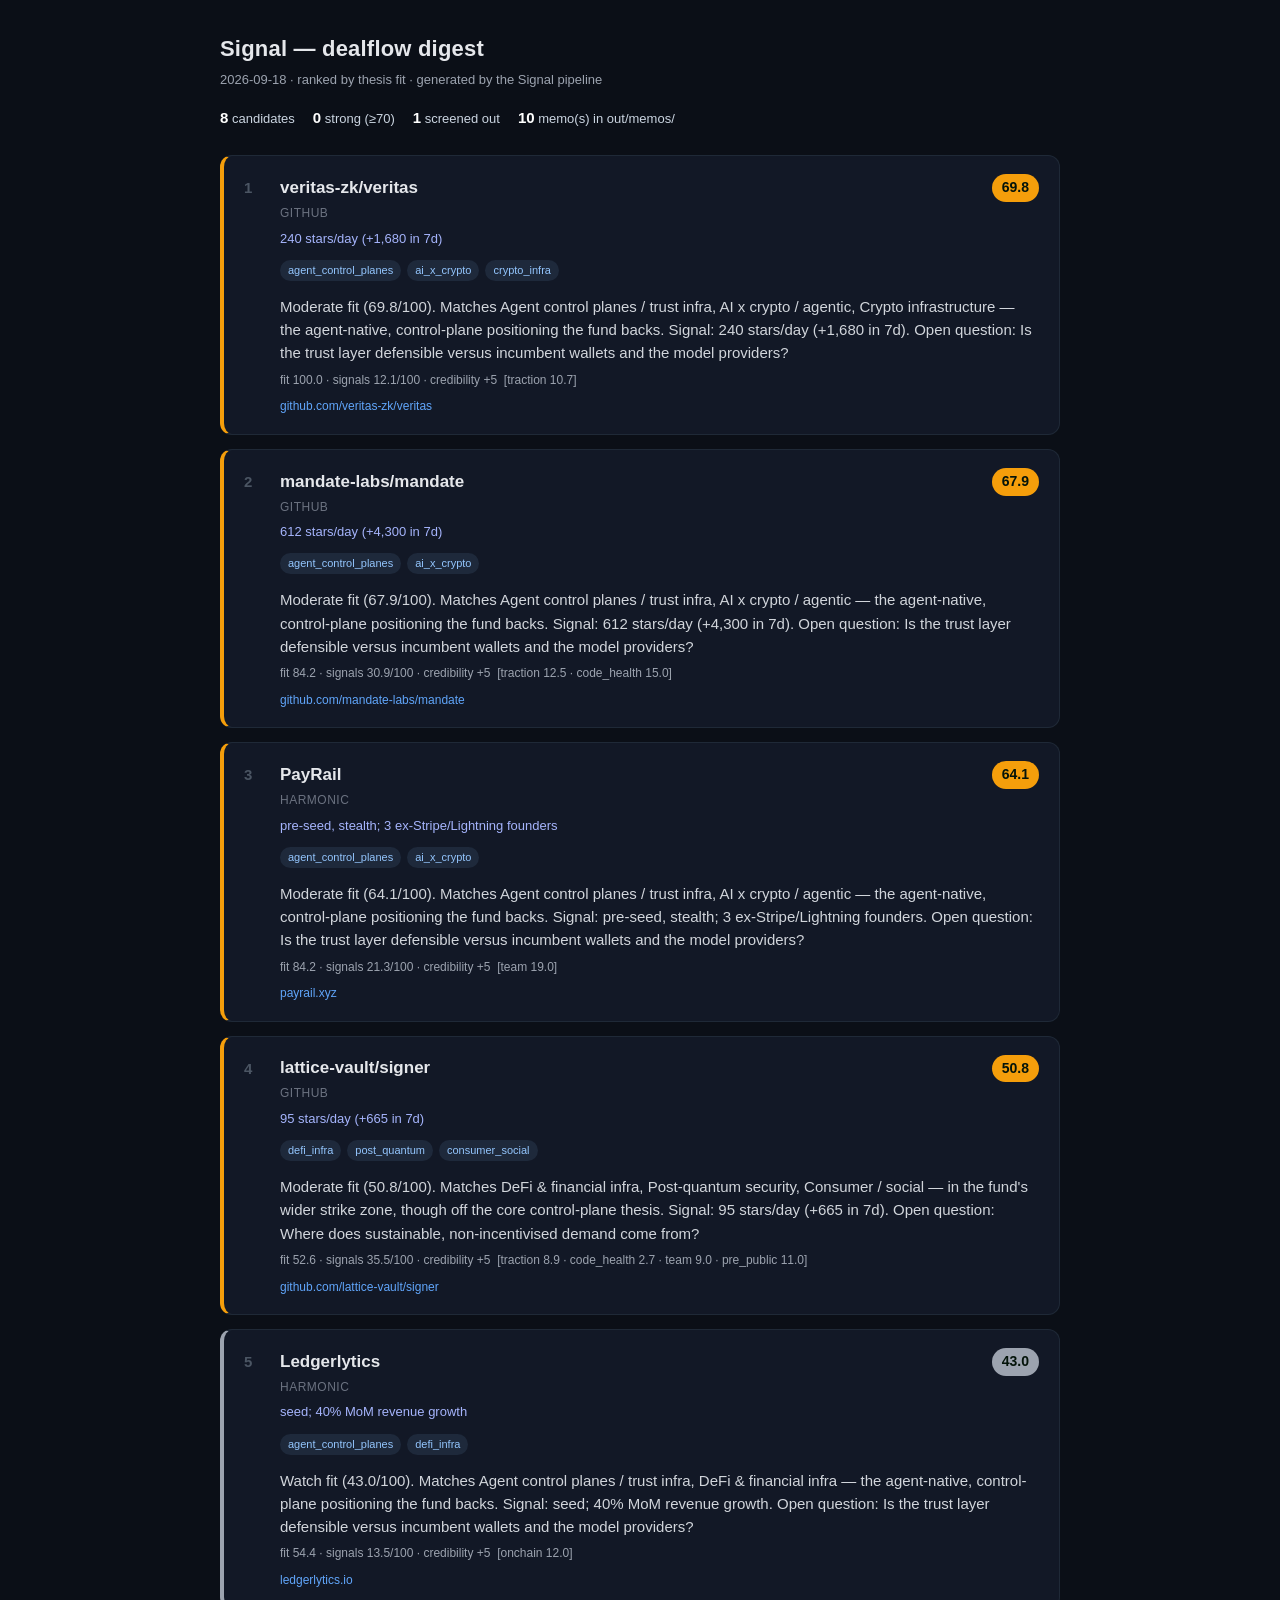
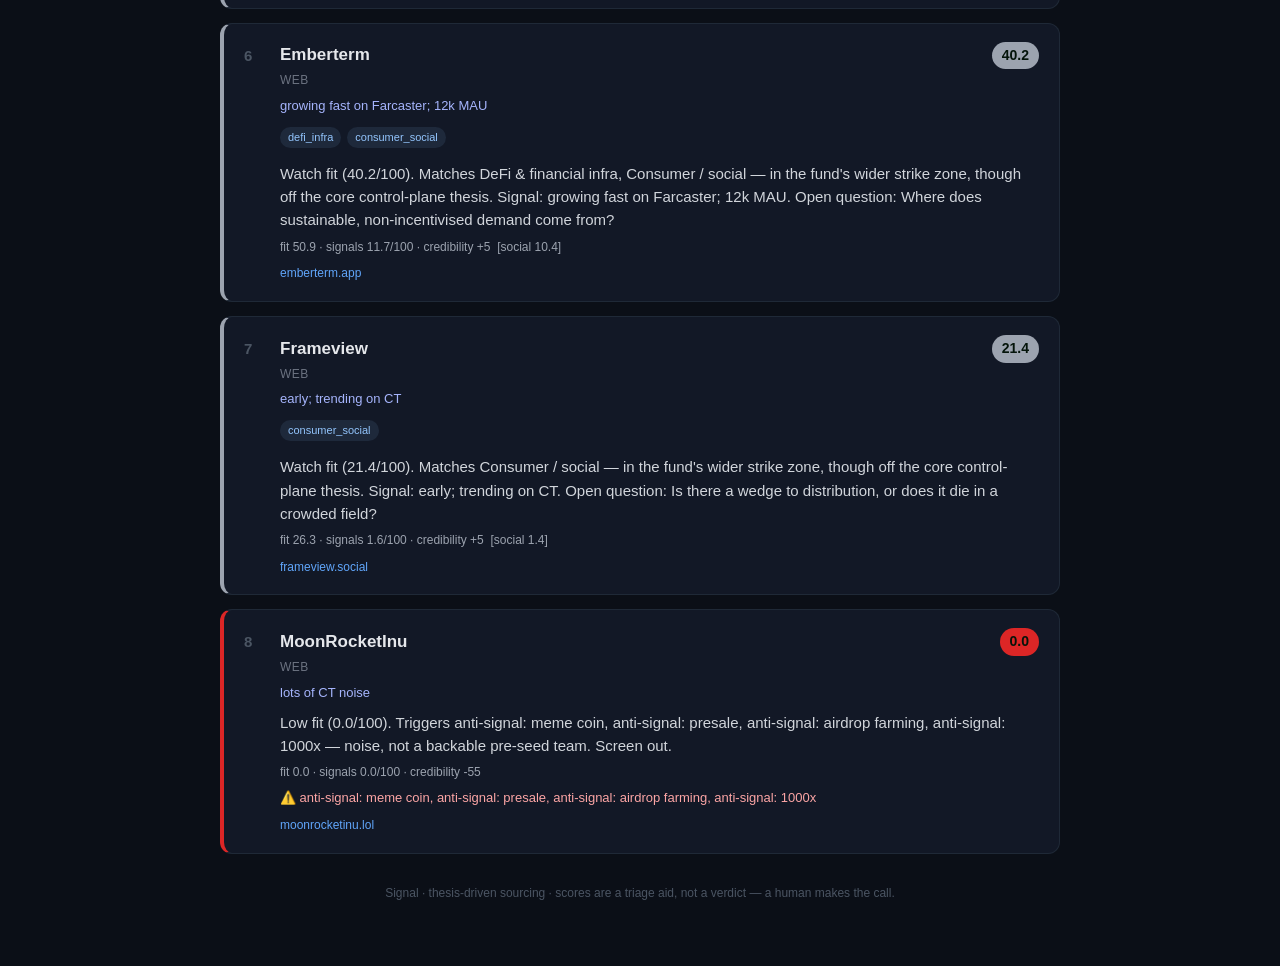
<file: out/dashboard.html>
<!doctype html><html lang="en"><head><meta charset="utf-8">
<meta name="viewport" content="width=device-width,initial-scale=1">
<title>Signal — dealflow</title>
<style>
:root { color-scheme: dark; }
* { box-sizing: border-box; }
body { margin:0; background:#0b0f17; color:#e5e7eb;
  font:15px/1.55 -apple-system,Segoe UI,Roboto,Helvetica,Arial,sans-serif; }
.wrap { max-width:880px; margin:0 auto; padding:32px 20px 64px; }
header h1 { font-size:22px; margin:0 0 4px; letter-spacing:.2px; }
header .sub { color:#9ca3af; font-size:13px; }
.stats { display:flex; gap:18px; margin:16px 0 26px; flex-wrap:wrap; font-size:13px; color:#cbd5e1; }
.stat b { color:#fff; font-size:15px; }
.card { display:flex; gap:16px; background:#121826; border:1px solid #1f2937;
  border-left:4px solid var(--accent); border-radius:12px; padding:18px 20px; margin:0 0 14px; }
.rank { color:#4b5563; font-weight:700; font-size:15px; min-width:20px; padding-top:2px; }
.body { flex:1; min-width:0; }
.top { display:flex; align-items:center; justify-content:space-between; gap:12px; }
.top h2 { font-size:17px; margin:0; word-break:break-word; }
.score { color:#04140a; font-weight:800; font-size:14px; padding:3px 10px; border-radius:999px; }
.src { color:#6b7280; font-size:12px; text-transform:uppercase; letter-spacing:.5px; margin-top:2px; }
.metric { color:#a5b4fc; font-size:13px; margin-top:6px; }
.chips { margin:8px 0 2px; }
.chip { display:inline-block; background:#1e293b; color:#93c5fd; font-size:11px;
  padding:2px 8px; border-radius:999px; margin:0 6px 6px 0; }
.fit { margin:8px 0 6px; color:#d1d5db; }
.breakdown { color:#9ca3af; font-size:12px; font-variant-numeric:tabular-nums; }
.flags { color:#fca5a5; font-size:13px; margin-top:6px; }
.sources { margin-top:8px; font-size:12px; }
.sources a { color:#60a5fa; text-decoration:none; margin-right:4px; }
.sources a:hover { text-decoration:underline; }
footer { color:#4b5563; font-size:12px; margin-top:30px; text-align:center; }
</style></head><body><div class="wrap">
<header>
  <h1>Signal — dealflow digest</h1>
  <div class="sub">2026-09-18 · ranked by thesis fit · generated by the Signal pipeline</div>
</header>
<div class="stats">
  <span class="stat"><b>8</b> candidates</span>
  <span class="stat"><b>0</b> strong (&ge;70)</span>
  <span class="stat"><b>1</b> screened out</span>
  <span class="stat"><b>10</b> memo(s) in out/memos/</span>
</div>

    <article class="card" style="--accent:#f59e0b">
      <div class="rank">1</div>
      <div class="body">
        <div class="top">
          <h2>veritas-zk/veritas</h2>
          <div class="score" style="background:#f59e0b">69.8</div>
        </div>
        <div class="src">github</div>
        <div class="metric">240 stars/day (+1,680 in 7d)</div>
        <div class="chips"><span class="chip">agent_control_planes</span><span class="chip">ai_x_crypto</span><span class="chip">crypto_infra</span></div>
        <p class="fit">Moderate fit (69.8/100). Matches Agent control planes / trust infra, AI x crypto / agentic, Crypto infrastructure — the agent-native, control-plane positioning the fund backs. Signal: 240 stars/day (+1,680 in 7d). Open question: Is the trust layer defensible versus incumbent wallets and the model providers?</p>
        <div class="breakdown">fit 100.0 &middot; signals 12.1/100 &middot; credibility +5 &nbsp;[traction 10.7]</div>
        
        <div class="sources"><a href="https://github.com/veritas-zk/veritas" target="_blank" rel="noopener">github.com/veritas-zk/veritas</a></div>
      </div>
    </article>
    <article class="card" style="--accent:#f59e0b">
      <div class="rank">2</div>
      <div class="body">
        <div class="top">
          <h2>mandate-labs/mandate</h2>
          <div class="score" style="background:#f59e0b">67.9</div>
        </div>
        <div class="src">github</div>
        <div class="metric">612 stars/day (+4,300 in 7d)</div>
        <div class="chips"><span class="chip">agent_control_planes</span><span class="chip">ai_x_crypto</span></div>
        <p class="fit">Moderate fit (67.9/100). Matches Agent control planes / trust infra, AI x crypto / agentic — the agent-native, control-plane positioning the fund backs. Signal: 612 stars/day (+4,300 in 7d). Open question: Is the trust layer defensible versus incumbent wallets and the model providers?</p>
        <div class="breakdown">fit 84.2 &middot; signals 30.9/100 &middot; credibility +5 &nbsp;[traction 12.5 &middot; code_health 15.0]</div>
        
        <div class="sources"><a href="https://github.com/mandate-labs/mandate" target="_blank" rel="noopener">github.com/mandate-labs/mandate</a></div>
      </div>
    </article>
    <article class="card" style="--accent:#f59e0b">
      <div class="rank">3</div>
      <div class="body">
        <div class="top">
          <h2>PayRail</h2>
          <div class="score" style="background:#f59e0b">64.1</div>
        </div>
        <div class="src">harmonic</div>
        <div class="metric">pre-seed, stealth; 3 ex-Stripe/Lightning founders</div>
        <div class="chips"><span class="chip">agent_control_planes</span><span class="chip">ai_x_crypto</span></div>
        <p class="fit">Moderate fit (64.1/100). Matches Agent control planes / trust infra, AI x crypto / agentic — the agent-native, control-plane positioning the fund backs. Signal: pre-seed, stealth; 3 ex-Stripe/Lightning founders. Open question: Is the trust layer defensible versus incumbent wallets and the model providers?</p>
        <div class="breakdown">fit 84.2 &middot; signals 21.3/100 &middot; credibility +5 &nbsp;[team 19.0]</div>
        
        <div class="sources"><a href="https://payrail.xyz" target="_blank" rel="noopener">payrail.xyz</a></div>
      </div>
    </article>
    <article class="card" style="--accent:#f59e0b">
      <div class="rank">4</div>
      <div class="body">
        <div class="top">
          <h2>lattice-vault/signer</h2>
          <div class="score" style="background:#f59e0b">50.8</div>
        </div>
        <div class="src">github</div>
        <div class="metric">95 stars/day (+665 in 7d)</div>
        <div class="chips"><span class="chip">defi_infra</span><span class="chip">post_quantum</span><span class="chip">consumer_social</span></div>
        <p class="fit">Moderate fit (50.8/100). Matches DeFi &amp; financial infra, Post-quantum security, Consumer / social — in the fund&#x27;s wider strike zone, though off the core control-plane thesis. Signal: 95 stars/day (+665 in 7d). Open question: Where does sustainable, non-incentivised demand come from?</p>
        <div class="breakdown">fit 52.6 &middot; signals 35.5/100 &middot; credibility +5 &nbsp;[traction 8.9 &middot; code_health 2.7 &middot; team 9.0 &middot; pre_public 11.0]</div>
        
        <div class="sources"><a href="https://github.com/lattice-vault/signer" target="_blank" rel="noopener">github.com/lattice-vault/signer</a></div>
      </div>
    </article>
    <article class="card" style="--accent:#9ca3af">
      <div class="rank">5</div>
      <div class="body">
        <div class="top">
          <h2>Ledgerlytics</h2>
          <div class="score" style="background:#9ca3af">43.0</div>
        </div>
        <div class="src">harmonic</div>
        <div class="metric">seed; 40% MoM revenue growth</div>
        <div class="chips"><span class="chip">agent_control_planes</span><span class="chip">defi_infra</span></div>
        <p class="fit">Watch fit (43.0/100). Matches Agent control planes / trust infra, DeFi &amp; financial infra — the agent-native, control-plane positioning the fund backs. Signal: seed; 40% MoM revenue growth. Open question: Is the trust layer defensible versus incumbent wallets and the model providers?</p>
        <div class="breakdown">fit 54.4 &middot; signals 13.5/100 &middot; credibility +5 &nbsp;[onchain 12.0]</div>
        
        <div class="sources"><a href="https://ledgerlytics.io" target="_blank" rel="noopener">ledgerlytics.io</a></div>
      </div>
    </article>
    <article class="card" style="--accent:#9ca3af">
      <div class="rank">6</div>
      <div class="body">
        <div class="top">
          <h2>Emberterm</h2>
          <div class="score" style="background:#9ca3af">40.2</div>
        </div>
        <div class="src">web</div>
        <div class="metric">growing fast on Farcaster; 12k MAU</div>
        <div class="chips"><span class="chip">defi_infra</span><span class="chip">consumer_social</span></div>
        <p class="fit">Watch fit (40.2/100). Matches DeFi &amp; financial infra, Consumer / social — in the fund&#x27;s wider strike zone, though off the core control-plane thesis. Signal: growing fast on Farcaster; 12k MAU. Open question: Where does sustainable, non-incentivised demand come from?</p>
        <div class="breakdown">fit 50.9 &middot; signals 11.7/100 &middot; credibility +5 &nbsp;[social 10.4]</div>
        
        <div class="sources"><a href="https://emberterm.app" target="_blank" rel="noopener">emberterm.app</a></div>
      </div>
    </article>
    <article class="card" style="--accent:#9ca3af">
      <div class="rank">7</div>
      <div class="body">
        <div class="top">
          <h2>Frameview</h2>
          <div class="score" style="background:#9ca3af">21.4</div>
        </div>
        <div class="src">web</div>
        <div class="metric">early; trending on CT</div>
        <div class="chips"><span class="chip">consumer_social</span></div>
        <p class="fit">Watch fit (21.4/100). Matches Consumer / social — in the fund&#x27;s wider strike zone, though off the core control-plane thesis. Signal: early; trending on CT. Open question: Is there a wedge to distribution, or does it die in a crowded field?</p>
        <div class="breakdown">fit 26.3 &middot; signals 1.6/100 &middot; credibility +5 &nbsp;[social 1.4]</div>
        
        <div class="sources"><a href="https://frameview.social" target="_blank" rel="noopener">frameview.social</a></div>
      </div>
    </article>
    <article class="card" style="--accent:#dc2626">
      <div class="rank">8</div>
      <div class="body">
        <div class="top">
          <h2>MoonRocketInu</h2>
          <div class="score" style="background:#dc2626">0.0</div>
        </div>
        <div class="src">web</div>
        <div class="metric">lots of CT noise</div>
        <div class="chips"></div>
        <p class="fit">Low fit (0.0/100). Triggers anti-signal: meme coin, anti-signal: presale, anti-signal: airdrop farming, anti-signal: 1000x — noise, not a backable pre-seed team. Screen out.</p>
        <div class="breakdown">fit 0.0 &middot; signals 0.0/100 &middot; credibility -55</div>
        <div class="flags">⚠️ anti-signal: meme coin, anti-signal: presale, anti-signal: airdrop farming, anti-signal: 1000x</div>
        <div class="sources"><a href="https://moonrocketinu.lol" target="_blank" rel="noopener">moonrocketinu.lol</a></div>
      </div>
    </article>
<footer>Signal · thesis-driven sourcing · scores are a triage aid, not a verdict — a human makes the call.</footer>
</div></body></html>
</file>
